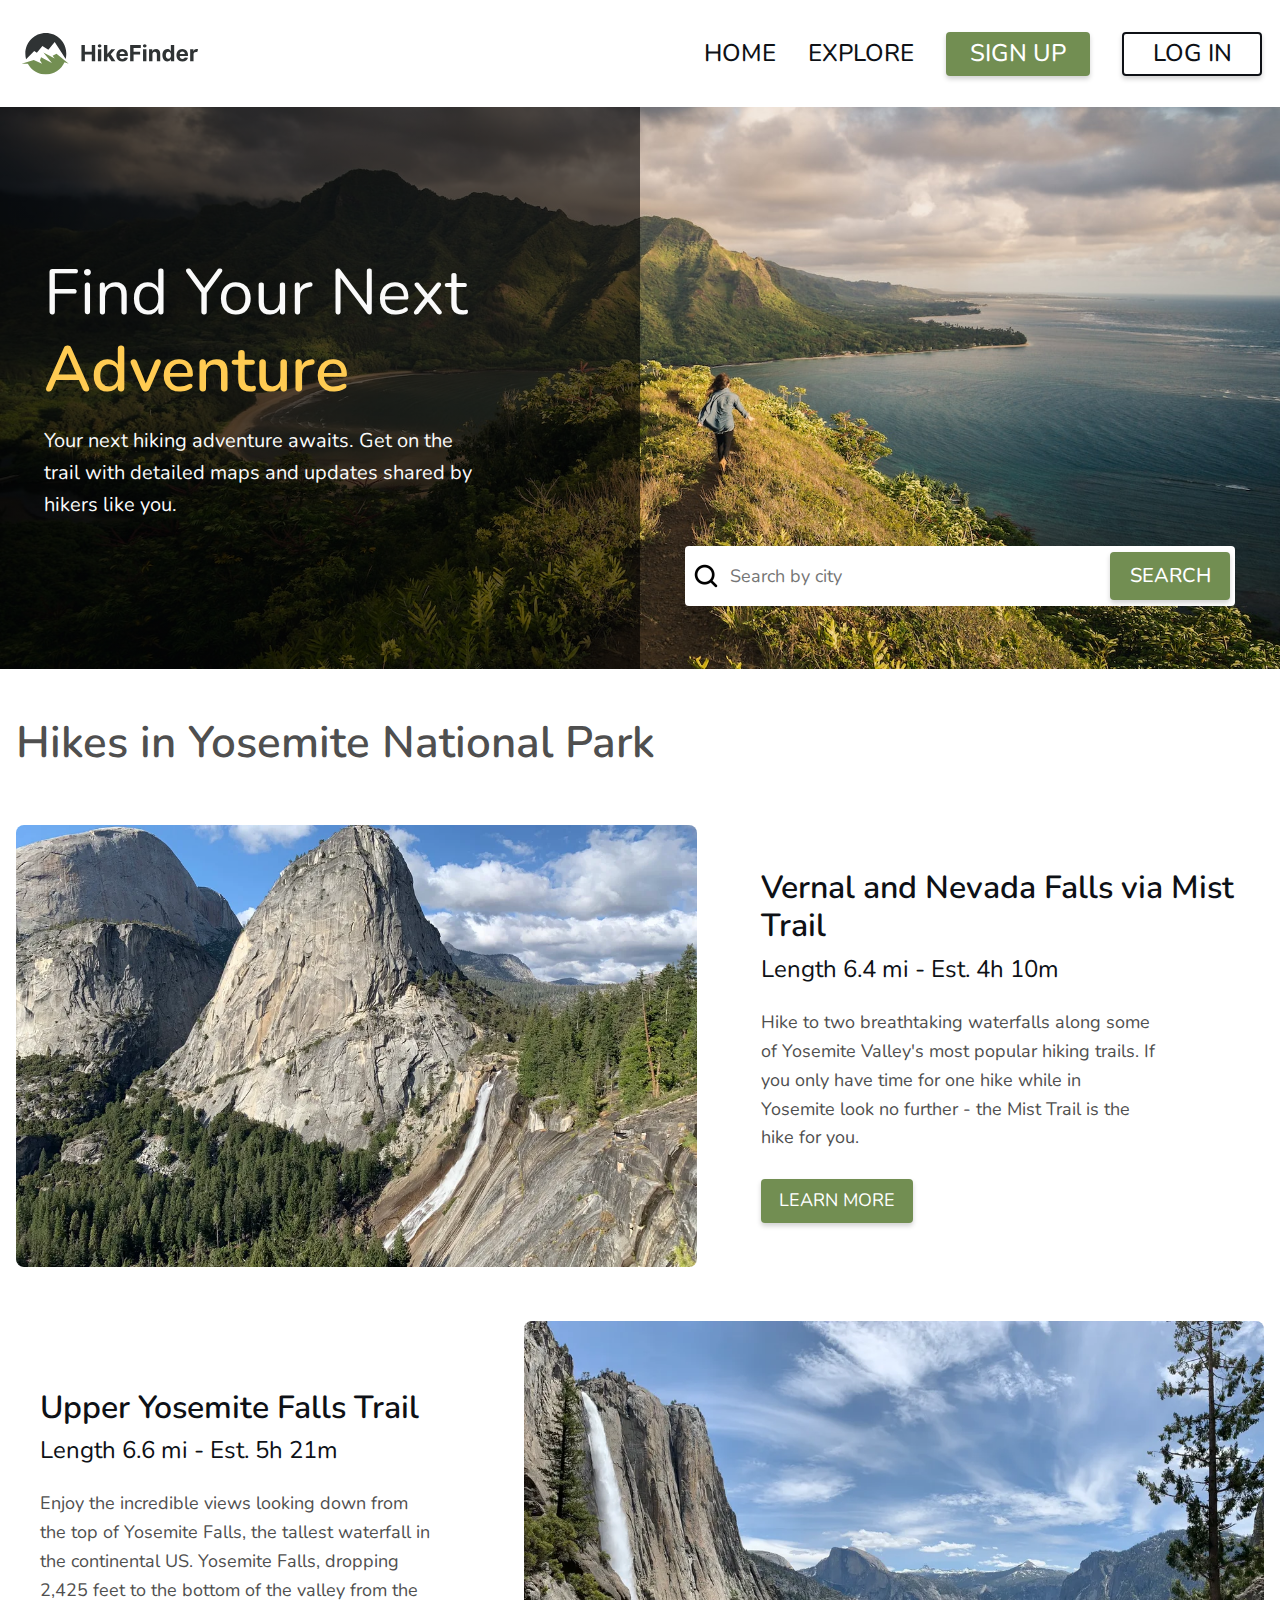
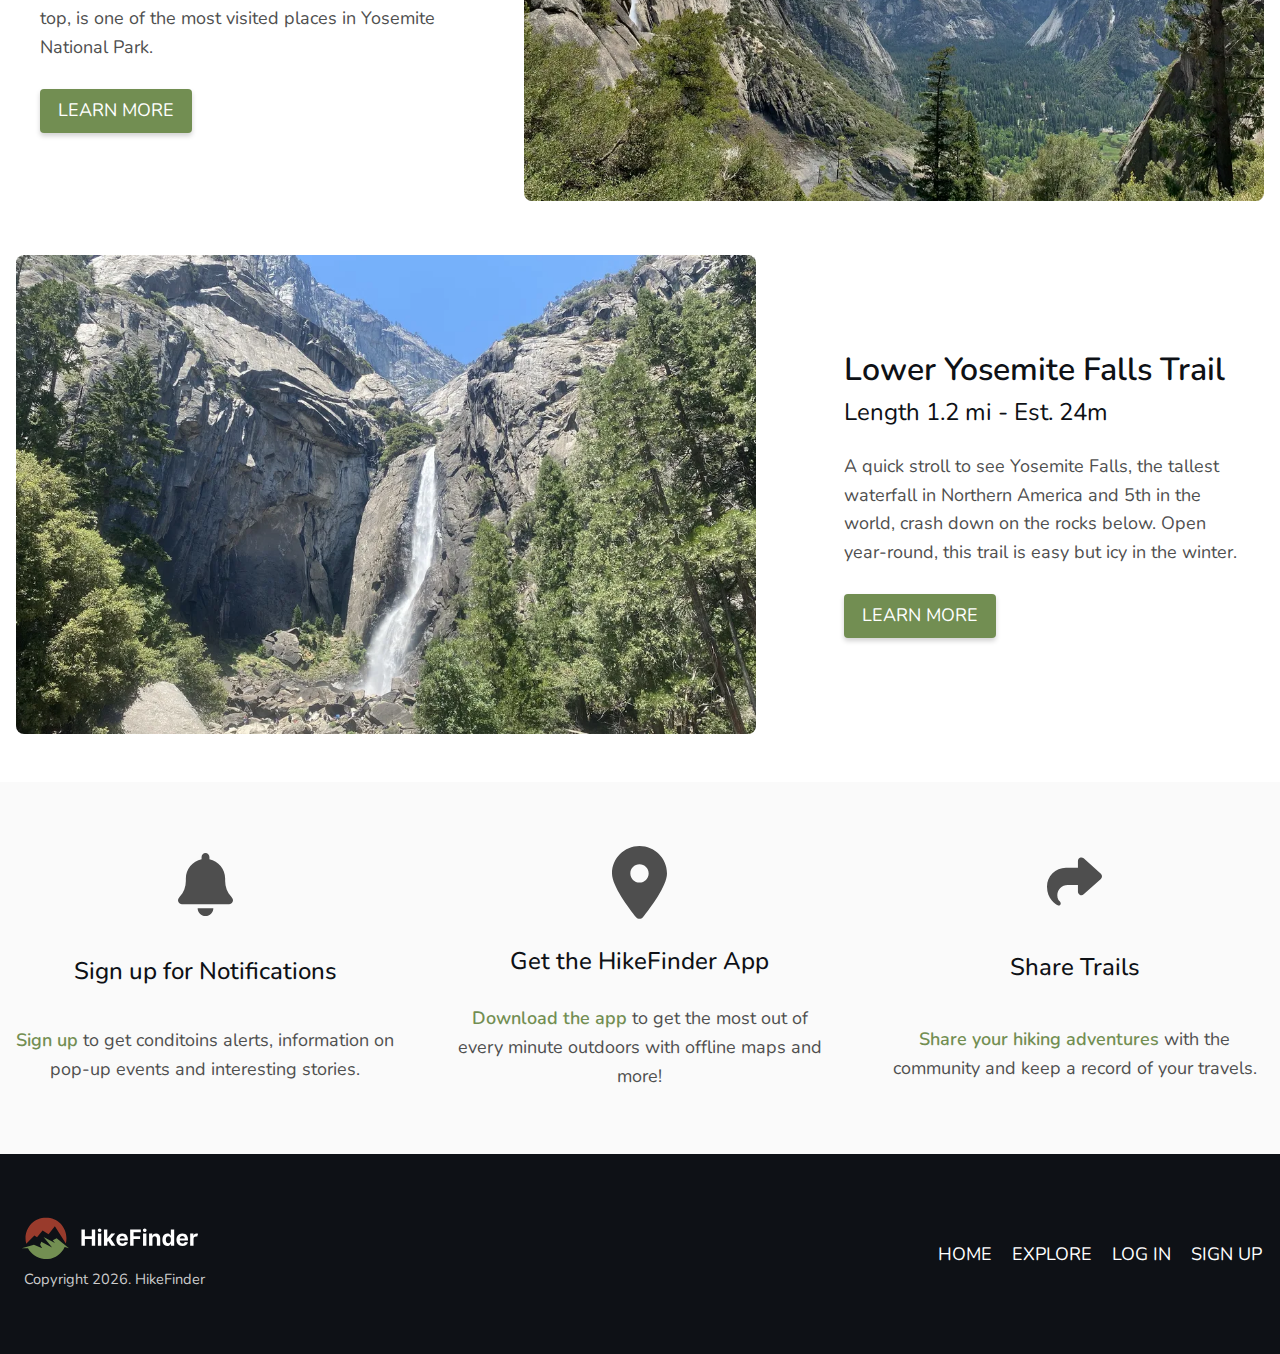
<file: index.html>
<!DOCTYPE html>
<html lang="en">
<head>
  <meta charset="UTF-8">
  <meta name="viewport" content="width=device-width, initial-scale=1.0">
  <title>HikeFinder | Home</title>
  <link rel="icon" type="image/png" sizes="32x32" href="./assets/favicon-32x32.png">
  <link rel="preconnect" href="https://fonts.googleapis.com">
  <link rel="preconnect" href="https://fonts.gstatic.com" crossorigin>
  <link href="https://fonts.googleapis.com/css2?family=Nunito:wght@400;500;600;700&display=swap" rel="stylesheet">
  <link rel="stylesheet" href="css/style.css">
</head>
<body>
  <!-- Site header -->
  <header class="header">
    <div class="container header-container">
      <img src="./assets/HF-Primary.svg" alt="" class="logo">
      <nav>
        <button id="mobile-nav-toggle" class="mobile-nav-toggle" aria-controls="primary-navigation" aria-expanded="false" aria-label="navigation menu">
          <span class="sr-only">Menu</span>
        </button>
        <ul class="primary-navigation" id="primary-navigation" data-visible="false">
          <li class="active">
            <a href="index.html" class="nav-link">Home</a>
          </li>
          <li>
            <a href="explore.html" class="nav-link">Explore</a>
          </li>
          <li>
            <button id="signup-btn" class="button nav-button btn-primary" data-modal="signup">Sign up</button>
          </li>
          <li>
            <button id="login-btn" class="button nav-button btn-secondary" data-modal="login">Log in</button>
          </li>
        </ul>
      </nav>
    </div>
  </header>
  <!-- Home main content -->
  <main id="main" class="main">
    <!-- Hero section -->
    <section class="hero">
      <div class="hero-overlay"></div>
      <div class="container">
        <div class="hero-content-split">
          <div class="hero-content">
            <h1>Find Your Next <span>Adventure</span></h1>
            <p>Your next hiking adventure awaits. Get on the trail with detailed maps and updates shared by hikers like you.</p>
          </div>
          <div class="form-container">
            <form class="search-form">
              <div class="icon-container">
                <img src="./assets/magnifying-glass.png" alt="" class="search-icon">
              </div>
              <label for="search-city" class="sr-only">Search</label>
              <input id="search-city" type="text" placeholder="Search by city">
              <button class="button btn-search">Search</button>
            </form>
          </div>
        </div>
      </div>
    </section>
    <!-- Home search results section -->
    <section class="home-results-section container">
      <h2>Hikes in Yosemite National Park</h2>
      <div class="results-container">
        <ul class="home-results-list">
          <li class="home-result-item">
            <div class="result-img-container">
              <img src="./assets/Vernal-and-Nevada-Falls-via-Mist-Trail.webp" alt="Yosemite Valley and Nevada Falls waterfall" class="card-image">
            </div>
            <div class="result-content">
              <h3>Vernal and Nevada Falls via Mist Trail</h3>
              <p class="result-meta">Length 6.4 mi - Est. 4h 10m</p>
              <p>Hike to two breathtaking waterfalls along some of Yosemite Valley's most popular hiking trails. If you only have time for one hike while in Yosemite look no further - the Mist Trail is the hike for you.
              </p>
              <button class="button btn-primary">Learn more</button>
            </div>
          </li>
          <li class="home-result-item">
            <div class="result-img-container">
              <img src="./assets/Upper-Yosemite-Falls-Trail.webp" alt="Yosemite Valley and Yosemite Falls waterfall" class="card-image">
            </div>
            <div class="result-content">
              <h3>Upper Yosemite Falls Trail</h3>
              <p class="result-meta">Length 6.6 mi - Est. 5h 21m</p>
              <p>Enjoy the incredible views looking down from the top of Yosemite Falls, the tallest waterfall in the continental US. Yosemite Falls, dropping 2,425 feet to the bottom of the valley from the top, is one of the most visited places in Yosemite National Park.
              </p>
              <button class="button btn-primary">Learn more</button>
            </div>
          </li>
          <li class="home-result-item">
            <div class="result-img-container">
              <img src="./assets/Lower-Yosemite-Falls-Trail.webp" alt="Yosemite Falls waterfall" class="card-image">
            </div>
            <div class="result-content">
              <h3>Lower Yosemite Falls Trail</h3>
              <p class="result-meta">Length 1.2 mi - Est. 24m</p>
              <p>A quick stroll to see Yosemite Falls, the tallest waterfall in Northern America and 5th in the world, crash down on the rocks below. Open year-round, this trail is easy but icy in the winter.</p>
              <button class="button btn-primary">Learn more</button>
            </div>
          </li>
        </ul>
      </div>
    </section>
    <!-- Features section -->
    <section class="features">
      <div class="container features-container">
        <ul class="features-list">
          <li class="feature-item">
            <img src="./assets/bell-solid.svg" alt="" class="feature-icon">
            <h4>Sign up for Notifications</h4>
            <p><a href="#" class="feature-link">Sign up</a> to get conditoins alerts, information on pop-up events and interesting stories.</p>
          </li>
          <li class="feature-item">
            <img src="./assets/location-dot-solid.svg" alt="" class="feature-icon">
            <h4>Get the HikeFinder App</h4>
            <p><a href="#" class="feature-link">Download the app</a> to get the most out of every minute outdoors with offline maps and more!</p>
          </li>
          <li class="feature-item">
            <img src="./assets/share-solid.svg" alt="" class="feature-icon">
            <h4>Share Trails</h4>
            <p><a href="#" class="feature-link">Share your hiking adventures</a> with the community and keep a record of your travels.</p>
          </li>
        </ul>
      </div>
    </section>
  </main>
  <!-- Site footer -->
  <footer class="footer">
    <div class="container footer-container">
      <nav>
        <ul class="footer-nav">
          <li><a href="#">Home</a></li>
          <li><a href="explore.html">Explore</a></li>
          <li><a href="#" data-modal="login">Log in</a></li>
          <li><a href="#" data-modal="signup">Sign up</a></li>
        </ul>
      </nav>
      <div class="brand-container">
        <img src="./assets/HF-Primary-Alt.svg" alt="" class="logo">
        <p class="copy">Copyright <span id="copy-year"></span>. HikeFinder</p>
      </div>
    </div>
  </footer>
  <!-- Signup / Login Dialog -->
  <dialog id="modal" class="modal"></dialog>

  <script src="js/main.js"></script>
</body>
</html>
</file>
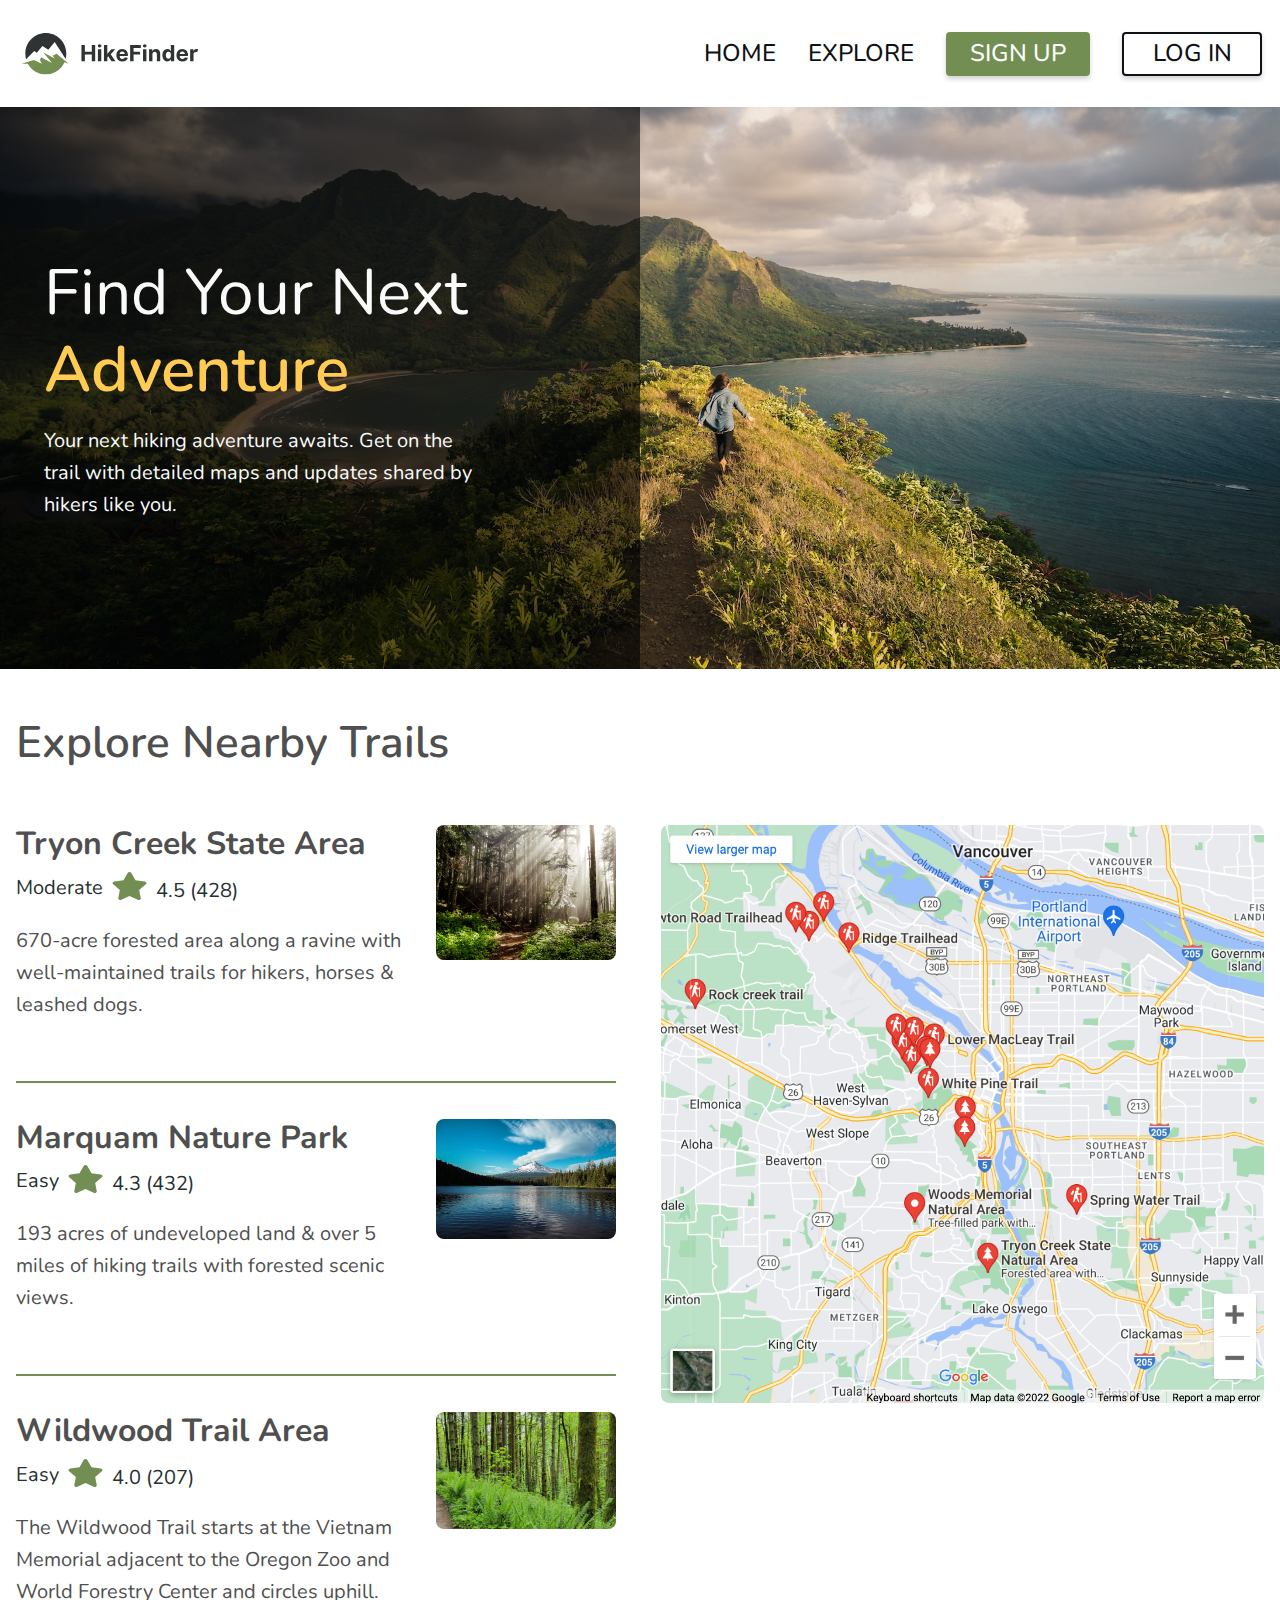
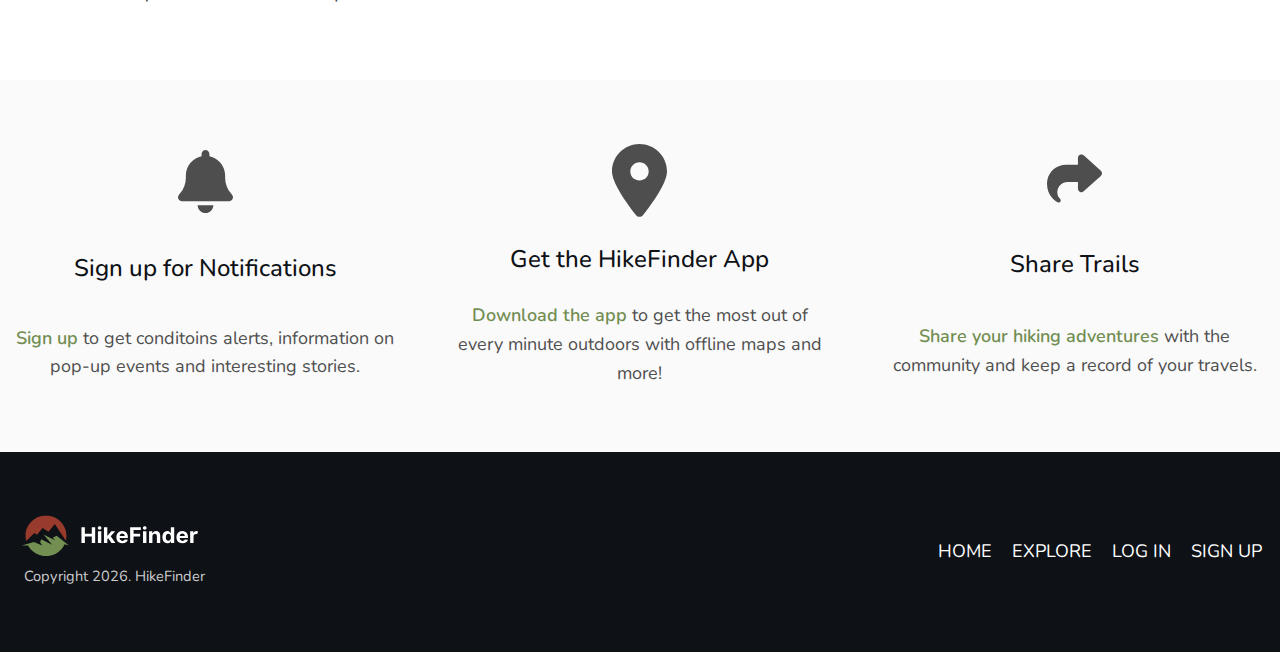
<file: explore.html>
<!DOCTYPE html>
<html lang="en">
<head>
  <meta charset="UTF-8">
  <meta name="viewport" content="width=device-width, initial-scale=1.0">
  <title>HikeFinder | Explore</title>
  <link rel="icon" type="image/png" sizes="32x32" href="./assets/favicon-32x32.png">
  <link rel="preconnect" href="https://fonts.googleapis.com">
  <link rel="preconnect" href="https://fonts.gstatic.com" crossorigin>
  <link href="https://fonts.googleapis.com/css2?family=Nunito:wght@400;500;600;700&display=swap" rel="stylesheet">
  <link rel="stylesheet" href="css/style.css">
</head>
<body>
  <!-- Site header -->
  <header class="header">
    <div class="container header-container">
      <img src="./assets/HF-Primary.svg" alt="" class="logo">
      <nav>
        <button id="mobile-nav-toggle" class="mobile-nav-toggle" aria-controls="primary-navigation" aria-expanded="false" aria-label="navigation menu">
          <span class="sr-only">Menu</span>
        </button>
        <ul class="primary-navigation" id="primary-navigation" data-visible="false">
          <li class="active">
            <a href="index.html" class="nav-link">Home</a>
          </li>
          <li>
            <a href="explore.html" class="nav-link">Explore</a>
          </li>
          <li>
            <button class="button nav-button btn-primary" data-modal="signup">Sign up</button>
          </li>
          <li>
            <button class="button nav-button btn-secondary" data-modal="login">Log in</button>
          </li>
        </ul>
      </nav>
    </div>
  </header>
  <!-- Explore main content -->
  <main id="main" class="main">
    <!-- Hero section -->
    <section class="hero">
      <div class="hero-overlay"></div>
      <div class="container">
        <div class="hero-content-split">
          <div class="hero-content">
            <h1>Find Your Next <span>Adventure</span></h1>
            <p>Your next hiking adventure awaits. Get on the trail with detailed maps and updates shared by hikers like you.</p>
          </div>
        </div>
      </div>
    </section>
    <!-- Explore hike results section -->
    <section class="explore-results-section container">
      <h2 class="explore-title">Explore Nearby Trails</h2>
      <div class="results-container explore-results-container">
        <ul class="explore-results-list">
          <li class="explore-card">
            <div class="result-img-container">
              <img src="./assets/tryon-creek.jpg" alt="Forested pathway in Tryon Creek park" class="result-image card-image">
            </div>
            <div class="card-content">
              <h3>Tryon Creek State Area</h3>
              <div class="card-meta rating-container">
                <span class="level">Moderate</span><span class="rating">4.5 (428)</span>
              </div>
              <p class="card-body">670-acre forested area along a ravine with well-maintained trails for hikers, horses & leashed dogs.</p>
            </div>
          </li>
          <li class="explore-card">
            <div class="result-img-container">
              <img src="./assets/marquam.jpg" alt="Mountain peak viewed across lake" class="result-image card-image">
            </div>
            <div class="card-content">
              <h3>Marquam Nature Park</h3>
              <div class="card-meta rating-container">
                <span class="level">Easy</span>
                <span class="rating">4.3 (432)</span>
              </div>
              <p class="card-body">193 acres of undeveloped land & over 5 miles of hiking trails with forested scenic views.</p>
            </div>
          </li>
          <li class="explore-card">
            <div class="result-img-container">
              <img src="./assets/wildwood-trail.webp" alt="Dense forest with ferns in foreground" class="result-image card-image">
            </div>
            <div class="card-content">
              <h3>Wildwood Trail Area</h3>
              <div class="card-meta rating-container">
                <span class="level">Easy</span>
                <span class="rating">4.0 (207)</span>
              </div>
              <p class="card-body">The Wildwood Trail starts at the Vietnam Memorial adjacent to the Oregon Zoo and World Forestry Center and circles uphill.</p>
            </div>
          </li>
        </ul>
        <!-- Placeholder image for future dynamic map -->
        <img class="hikes-map" src="./assets/google-map-placeholder.png" alt="">
      </div>
    </section>
    <!-- Features section -->
    <section class="features">
      <div class="container features-container">
        <ul class="features-list">
          <li class="feature-item">
            <img src="./assets/bell-solid.svg" alt="" class="feature-icon">
            <h4>Sign up for Notifications</h4>
            <p><a href="#" class="feature-link">Sign up</a> to get conditoins alerts, information on pop-up events and interesting stories.</p>
          </li>
          <li class="feature-item">
            <img src="./assets/location-dot-solid.svg" alt="" class="feature-icon">
            <h4>Get the HikeFinder App</h4>
            <p><a href="#" class="feature-link">Download the app</a> to get the most out of every minute outdoors with offline maps and more!</p>
          </li>
          <li class="feature-item">
            <img src="./assets/share-solid.svg" alt="" class="feature-icon">
            <h4>Share Trails</h4>
            <p><a href="#" class="feature-link">Share your hiking adventures</a> with the community and keep a record of your travels.</p>
          </li>
        </ul>
      </div>
    </section>
  </main>
  <!-- Site Footer -->
  <footer class="footer">
    <div class="container footer-container">
      <nav>
        <ul class="footer-nav">
          <li><a href="index.html">Home</a></li>
          <li><a href="#">Explore</a></li>
          <li><a href="#" data-modal="login">Log in</a></li>
          <li><a href="#" data-modal="signup">Sign up</a></li>
        </ul>
      </nav>
      <div class="brand-container">
        <img src="./assets/HF-Primary-Alt.svg" alt="HikeFinder logo" class="logo">
        <p class="copy">Copyright <span id="copy-year"></span>. HikeFinder</p>
      </div>
    </div>
  </footer>
  <!-- Signup / Login Dialog -->
  <dialog id="modal" class="modal"></dialog>

  <script src="js/main.js"></script>
</body>
</html>
</file>
<file: css/style.css>
/*
Author: Matt Pahuta
Date: October 2023
*/
/* **************** */
/* Custom Variables */
/* **************** */
:root {
  /* 
  /* FONTS */
  --ff-primary: 'Nunito', Arial, Helvetica, sans-serif;
  /* FONT SIZES */
  --fs-300: 0.9125rem;
  --fs-400: 1rem;
  --fs-450: 1.125rem;
  --fs-500: 1.25rem;
  --fs-550: 1.5rem;
  --fs-600: 2rem;
  --fs-700: 2.125rem;
  --fs-800: 2.5rem;
  --fs-900: 3rem;
  /* Font Weights */
  --fw-400: 400;
  --fw-500: 500;
  --fw-600: 600;
  /* COLORS */
  /* Primary Colors */
  --clr-green: hsl(88, 27%, 44%);
  --clr-dark-green: hsl(145, 41%, 22%);
  --clr-yellow: hsl(42, 100%, 66%);
  /* Neutral Colors */
  --clr-pure-white: hsl(0, 0%, 100%);
  --clr-soft-white: hsl(0, 0%, 98%);
  --clr-lightest-gray: hsl(228, 22%, 95%);
  --clr-silver: hsl(0, 0%, 80%);
  --clr-dark-gray: hsl(0, 0%, 31%);
  --clr-gunmetal: hsl(185, 14%, 17%);
  --clr-rich-black: hsl(218, 22%, 7%);
  --clr-pure-black: hsl(0, 0%, 0%);
  /* BORDER RADIUS */
  --br-extra-soft: 4px;
  --br-soft: 8px;
}

@media (min-width: 38.75rem) {
  :root {
    --fs-400: 1.125rem;
    --fs-550: 1.75rem;
    --fs-600: 2.25rem;
    --fs-700: 2.5rem;
    --fs-800: 3rem;
    --fs-900: 3.75rem;
  }
}

@media (min-width: 60rem) {
  :root {
    --fs-450: 1.25rem;
    --fs-500: 1.5rem;
    --fs-550: 2rem;
    --fs-600: 2.5rem;
    --fs-700: 2.75rem;
    --fs-800: 3.25rem;
    --fs-900: 4rem;
  }
}

/* RESET */
/* Josh Comeau custom css reset */
/* https://www.joshwcomeau.com/css/custom-css-reset/ */
*, *::before, *::after {
  box-sizing: border-box;
}

* {
  margin: 0;
}

html, body {
  height: 100%;
}

body {
  line-height: 1.6;
  -webkit-font-smoothing: antialiased;
}

img, picture, video, canvas, svg {
  display: block;
  max-width: 100%;
}

input, button, textarea, select {
  font: inherit;
}

p, h1, h2, h3, h4, h5, h6 {
  overflow-wrap: break-word;
}

#root, #__next {
  isolation: isolate;
}

/* Base Styles */
body {
  min-height: 100vh;
  display: flex;
  flex-direction: column;
  font-family: var(--ff-primary);
  font-size: var(--fs-400);
  color: var(--clr-dark-gray);
}

.container {
  margin: 0 auto;
  max-width: 90rem;
}

a {
  transition: 220ms all ease-in-out;
}

.primary-navigation,
.home-results-list,
.explore-results-list,
.features-list,
.footer-nav {
  list-style: none;
  padding: 0;
}

.primary-navigation a,
.footer-nav a {
  text-decoration: none;
}

h1, h2, h3, h4, h5 {
  line-height: 1.2;
}

h4 {
  font-size: var(--fs-500);
  font-weight: var(--fw-500);
  color: var(--clr-rich-black);
}

/* Components and Utility Classes */
.no-scroll {
  overflow: hidden;
}

.sr-only {
  position: absolute;
  position: absolute !important;
  width: 1px !important;
  height: 1px !important;
  padding: 0 !important;
  margin: -1px !important;
  overflow: hidden !important;
  clip: rect(0,0,0,0) !important;
  white-space: nowrap !important;
  border: 0 !important;
} 

.overlay {
  background: linear-gradient(rgba(0,0,0,0.6), rgba(0,0,0,0.6));
}

/* Button Styles */
button.button {
	border: none;
  padding: 0;
  background-color: transparent;
	cursor: pointer;
	transition: 200ms all ease-in-out;
}

@media screen and (-ms-high-contrast: active) {
  button.button {
    border: 2px solid currentcolor;
  }
}

button.button {
  display: inline-flex;
	align-items: center;
	justify-content: center;
  padding: 0.25em 1em;
  border-radius: var(--br-extra-soft);
  text-align: center;
  line-height: 1.1;
  text-transform: uppercase;
  min-width: 10ch;
  min-height: 44px;
  transition: 220ms all ease-in-out;
  background-color: transparent;
  box-shadow: 0 3px 5px rgba(0, 0, 0, 0.18);
  cursor: pointer;
}

button.btn-primary,
button.btn-search {
  background-color: var(--clr-green);
  color: var(--clr-pure-white);
}

button.btn-secondary {
  color: var(--clr-rich-black);
  border: 2px solid var(--clr-rich-black);
}

button.btn-primary:hover,
button.btn-primary:focus-visible,
button.btn-search:hover,
button.btn-search:focus-visible {
  background-color: var(--clr-dark-green);
}

button.btn-search:focus-visible {
  outline: none;
  border: 3px solid var(--clr-yellow);
}

button.btn-secondary:hover,
button.btn-secondary:focus-visible {
  color: var(--clr-pure-white);
  background: var(--clr-dark-green);
  border: none;
}

button.btn-primary:focus-visible,
button.btn-secondary:focus-visible {
  outline: 3px solid var(--clr-green);
  outline-offset: .25rem;
}

/* Header Styles */
.header {
  padding: 1.75em 1em;
}

.header-container {
  display: flex;
  justify-content: space-between;
}

.logo {
  max-width: 12rem;
}

/* Navigation */
.mobile-nav-toggle {
  display: none;
}

.primary-navigation {
  display: flex;
  align-items: center;
  gap: 2rem;
}

.primary-navigation a,
.nav-button {
  font-size: var(--fs-500);
  font-weight: 500;
  text-transform: uppercase;
}

.primary-navigation a {
  color: var(--clr-rich-black);
}

.primary-navigation a:hover,
.primary-navigation a:focus-visible {
  color: var(--clr-green);
}

.primary-navigation a:focus-visible,
.footer-nav a:focus-visible {
  outline: 3px solid var(--clr-green);
  outline-offset: 3px;
}

/* Mobile navigation */
@media (max-width: 52rem) {
  .mobile-nav-toggle {
    display: block;
    position: absolute;
    right: 1rem;
    top: 1.375rem;
    z-index: 999;
    border: 0;
    background: transparent;
    background-image: url(../assets/icon-hamburger.svg);
    background-repeat: no-repeat;
    background-position: center;
    aspect-ratio: 1;
    cursor: pointer;
    width: 2.1875rem;
    padding: 0.25em;
  }
  .primary-navigation {
    margin: 0;
    position: fixed;
    z-index: 1;
    flex-direction: column;
    align-items: flex-start;
    gap: 1.5rem;
    inset: 0 0 0 30%;
    transform: translateX(100%);
    transition: transform 500ms ease-in-out;
    background-color: var(--clr-soft-white);
    padding: 4em 1.5em;
  }
  .primary-navigation[data-visible="true"] {
    transform: translateX(0);
  }
  .mobile-nav-toggle[aria-expanded="true"] {
    background-image: url(../assets/icon-close.svg);
  }
  .mobile-nav-toggle:focus-visible {
    outline: 3px solid white;
    outline-offset: 5px;
  }
}

/* Hero Section Styles */
.hero {
  background-image: linear-gradient(rgba(0,0,0,0.7), rgba(0,0,0,0.7)), url(../assets/header-alt-3.jpg);
  background-repeat: no-repeat;
  background-size: cover;
  background-position: center;
}

.hero-content-split {
  display: grid;
  gap: 4rem;
  padding: 4rem 1rem;
}

.hero-content {
  color: var(--clr-soft-white);
}

.hero-content h1 {
  margin-bottom: 1rem;
  max-width: 18ch;
  font-size: var(--fs-900);
  font-weight: var(--fw-400);
}

.hero-content h1 span {
  font-weight: var(--fw-600);
  color: var(--clr-yellow);
}

.hero-content p {
  font-size: var(--fs-450);
  max-width: 36ch;
}

/* Search Form */
.form-container {
  max-width: 550px;
}

.search-form {
  position: relative;
}

.icon-container {
  height: 100%;
  position: absolute;
  top: 0;
  left: 5px;
  display: grid;
  place-items: center;
}

.search-icon {
  max-width: 2rem;
}

.search-form input {
  width: 100%;
  padding: 1em 7.5em 1em 2.5em;
  line-height: 1;
  border: none;
  border-radius: var(--br-extra-soft);
  transition: 180ms box-shadow ease-in-out;
}

.search-form input:focus-visible {
  box-shadow: 0 0 0 4px var(--clr-yellow);
  outline: 4px solid var(--clr-yellow);
}

.btn-search {
  font-size: var(--fs-450);
  font-weight: var(--fw-500);
  height: 80%;
  position: absolute;
  top: 10%;
  right: 5px;
  aspect-ratio: 1;
}

@media (min-width: 60rem) {
  .hero {
    position: relative;
    display: grid;
    place-content: center;
    min-height: 50vh;
    background-image: url(../assets/header-alt-3.jpg);
  }
  .hero-overlay {
    position: absolute;
    width: 50%;
    height: 100%;
    background: linear-gradient(rgba(0,0,0,0.6), rgba(0,0,0,0.6));
    background-position: 0 0;
  }
  .hero-content-split {
    padding: 0;
    grid-template-columns: 1fr 1fr;
    gap: 0;
  }
  .hero-content {
    padding: 9.25rem 1rem 9.25rem 2.75rem;
    z-index: 100;
  }
  .form-container {
    width: 90%;
    padding-bottom: 3.5em;
    display: flex;
    justify-self: center;
    flex-direction: column;
    justify-content: flex-end;
  }
}

/* Results Section */
.home-results-section,
.explore-results-section {
  padding: 3rem 1rem;
  display: grid;
  place-content: center;
}

.home-results-section h2,
.explore-results-section h2 {
  margin-bottom: 1.5rem;
  font-size: var(--fs-700);
  font-weight: var(--fw-600);
}

.home-result-item:not(:last-child) {
  margin-bottom: 3em;
}

.result-img-container {
  border-radius: var(--br-soft);
  overflow: hidden;
}

.card-image {
  width: 100%;
  max-width: 46.25rem;
  object-fit: cover;
  transition: 750ms all ease-in-out;  
}

.card-image:hover {
  transform: scale(1.2);  
}

.result-content {
  padding: 2rem 1rem 0;
}

.result-content h3 {
  margin-bottom: 0.25rem;
  font-size: var(--fs-550);
  font-weight: var(--fw-600);
  color: var(--clr-rich-black);
}

.result-meta {
  margin-bottom: 1.25rem;
  font-size: var(--fs-500);
  color: var(--clr-rich-black);
}

.result-content p {
  max-width: 52ch;
}

.result-content button {
  margin-top: 1.5em;
}

/* Explore Page-specific Styles */
.explore-results {
  padding: 2.5em 1em;
}

.explore-results-container {
  display: grid;
  justify-content: center;
  gap: 2em;
}

.explore-results-list {
  display: grid;
  place-items: center;
  gap: 2em;
}

.explore-title {
  font-size: var(--fs-600);
}

.explore-card {
  max-width: 600px;
  display: grid;
  gap: 1.5rem;
}

.card-content h3 {
  margin-bottom: .25em;
  font-size: var(--fs-550);
}

.card-meta {
  margin-bottom: .75em;
  display: flex;
  align-items: center;
  font-size: var(--fs-500);
  color: var(--clr-gunmetal);
}

.card-meta .level {
  display: flex;
}

.card-meta .level::after {
  content: url('../assets/star-solid.svg');
  margin: 0 0.5rem;
  display: inline-flex;
}

.card-body {
  max-width: 48ch;
}

.hikes-map {
  max-width: 720px;
  max-height: 260px;
  width: 100%;
  object-fit: cover;
  border-radius: var(--br-soft);
}

@media (min-width: 42rem) {
  .results-container {
    padding-top: 2rem;
  }
  .hikes-map {
    max-height: 330px;
  }
  .explore-card {
    max-width: 45rem;
  }
  .explore-card:not(:last-child) {
    padding-bottom: 2em;
    border-bottom: 2px solid var(--clr-green);
  }
  .explore-card {
    grid-template-columns: repeat(auto-fit, minmax(min(26rem, 100%), 1fr));
  }
  .explore-card .result-img-container {
    grid-column: 2 / 3;
    grid-row: 1 / 3;
    place-self: start;
  }
}

@media (min-width: 60rem) {
  .home-results-section {
    place-content: stretch;
  }
  .home-result-item {
    display: flex;
    align-items: center;
    gap: clamp(2rem, 5vw, 6rem);
  }
  .result-content {
    padding: 0;
    margin-inline: auto;
  }
  .home-result-item:nth-of-type(2n) {
    justify-content: space-between;
  }
  .home-result-item:nth-of-type(2n) .result-img-container {
    order: 1;
  }
  .result-content p {
    max-width: 36ch;
  }
  .result-content {
    padding: 0;
  }
}

@media (min-width: 70rem) {
  .explore-results-container {
    grid-template-columns: 600px 1fr;
    gap: 2.5em;
  }
  .explore-title {
    grid-column: span 2;
  }
  .explore-results-list {
    place-items: start;
    grid-column: 1 / 2;
  }
  .explore-card h3 {
    font-size: 2rem;
  }
  .explore-card {
    width: 100%;
    grid-template-columns: 1fr 180px;
    gap: 1.5rem;
  }
  .card-header {
    padding: 0;
    grid-column: 1 / 2;
  }
  .card-meta {
    font-size: 1.25rem;
  }
  .card-body {
    padding-right: 0;
    font-size: 1.25rem;
  }
  .hikes-map {
    max-width: 800px;
    max-height: 600px;
    grid-column: 2 /3;
  }
}

/* Features Section */
.features {
  background: var(--clr-soft-white);
  text-align: center;
}

.features-container {
  padding: 4rem 1rem;
}

.features-list {
  display: grid;
  gap: 3.5rem;
}

.feature-item {
  display: grid;
  place-items: center;
  gap: 1.75rem;
}

.feature-icon {
  width: 45px;
}

.features p {
  max-width: 42ch;
}

.feature-link {
  font-weight: var(--fw-600);
  text-decoration: none;
  color: var(--clr-green);
  transition: 180ms all ease-in-out;
}

.feature-link:hover {
  color: var(--clr-dark-green);
  text-decoration: underline;
}

/* Footer Styles */
.footer {
  background: var(--clr-rich-black);
  color: var(--clr-pure-white);
}

.footer-container {
  padding: 3.5em 1em; 
  display: flex;
  flex-direction: column;
  align-items: center;
  gap: 1.75rem;
}

.footer-nav {
  display: flex;
  text-transform: uppercase;
}

.footer-nav li:not(:first-of-type) {
  margin-left: 1.25rem;
}

.footer-nav a {
  color: var(--clr-pure-white);
  transition: 220ms all ease-in-out;
}

.footer-nav a:hover,
.footer-nav a:active {
  color: var(--clr-green);
}

.brand-container {
  text-align: center;
}

.copy {
  margin-top: 0.5rem;
  font-size: var(--fs-300);
  color: var(--clr-silver);
}

@media (min-width: 48rem) {
  .features-list {
    grid-auto-flow: column;
    grid-auto-columns: 1fr;
  }

  .footer-container {
    flex-direction: row;
    justify-content: space-between;
  }

  .footer-container nav {
    order: 1;
  }
}

@media (min-width: 60rem) {
  .feature-icon {
    width: 55px;
  }
}

/* Signup/Login form modals */
.modal {
  z-index: 100;
  width: 90%;
  max-width: 600px;
  margin: 5em auto 0 auto;
  border: none;
  border-radius: var(--br-extra-soft);
  background-color: var(--clr-soft-white);
  color: var(--clr-rich-black);
  box-shadow: 0 0 12px rgba(0, 0, 0, 0.3);
}

@media (min-width: 600px) {
  .modal {
    padding: 50px;
  }
}

dialog::backdrop {
  background-color: hsla(250, 8%, 15%, 0.7);
}

.dialog-content {
  display: flex;
  flex-direction: column;
}

.dialog-content h2 {
  text-align: center;
  margin-bottom: 1em;
  font-size: var(--fs-600);
}

.modal-form {
  display: flex;
  flex-direction: column;
}

.form-input-group {
  display: flex;
  flex-direction: column;
}

.modal-form label {
  margin-bottom: 0.5em;
  font-size: var(--fs-450);
}

.modal-form input {
  padding: 0.675em;
  border: none;
  border-radius: var(--br-extra-soft);
  margin-bottom: 1.25em;
  font-size: var(--fs-400);
  color: var(--clr-pure-black);
  background-color: #CBD0B9;
}

.modal-form input:last-of-type {
  margin-bottom: 2em;
}

.modal-form input:focus-visible {
  box-shadow: 0 0 0 4px var(--clr-green);
  outline: 4px solid var(--clr-green);
}

button.btn-auth {
  margin-bottom: 1.5em;
  border-radius: 999em;
}

.modal p {
  color: var(--clr-dark-gray);
}

.modal p:first-of-type {
  margin-bottom: 1em;
}

.modal .disclaimer {
  font-size: var(--fs-300);
}

.modal a {
  color: var(--clr-rich-black);
}

.modal a:hover,
.modal a:focus-visible {
  color: var(--clr-green);
}

.modal a:focus-visible {
  outline: 2px solid var(--clr-green);
}

button.btn-auth-secondary {
  background-color: var(--clr-soft-white);
  color: var(--clr-rich-black);
  text-transform: none; 
  box-shadow: none;
}

button.btn-auth-secondary:hover,
button.btn-auth-secondary:focus-visible {
  background-color: var(--clr-lightest-gray);
}
</file>
